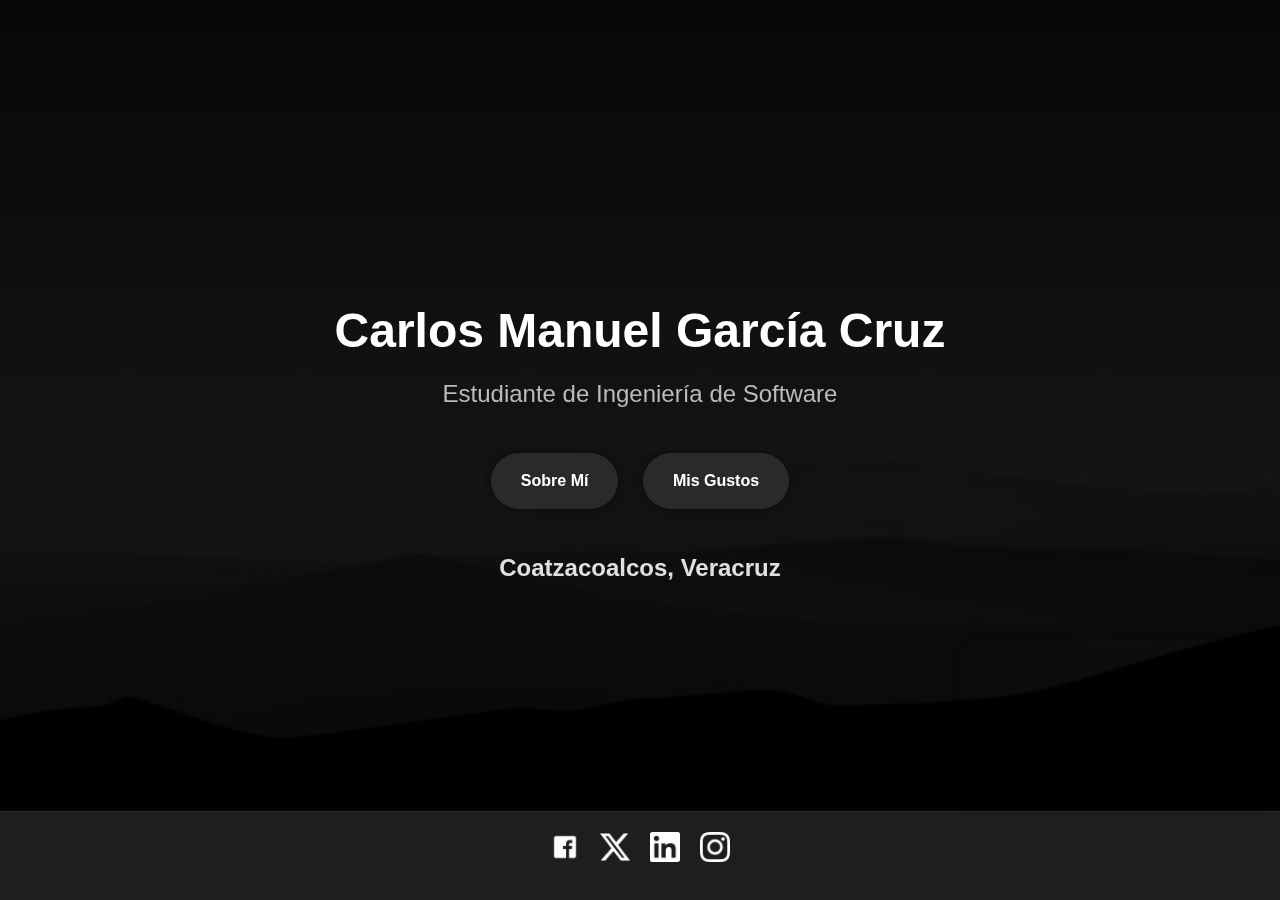
<file: index.html>
<!DOCTYPE html>
<html lang="es">
<head>
    <meta charset="UTF-8">
    <meta name="viewport" content="width=device-width, initial-scale=1.0">
    <title>Carlos Manuel García Cruz</title>
    <link rel="stylesheet" href="css/style.css">
    <link rel="stylesheet" href="css/style.css"> </head>
<body>
    <div id="music-player">
        <iframe style="border-radius:12px; width:100%; border:none;" src="https://open.spotify.com/embed/playlist/5MhHoAcDvtJO8QQ7S7y4Z8" height="152" allow="autoplay; clipboard-write; encrypted-media; fullscreen; picture-in-picture" loading="lazy"></iframe>
    </div>

    <footer>
        <div class="social-icons">
            <a href="https://www.facebook.com/profile.php?id=100025576123502&locale=es_LA" target="_blank">
                <img src="imagenes/facebook.png" alt="Facebook">
            </a>
            <a href="https://x.com/manugc316" target="_blank">
                <img src="imagenes/x.png" alt="X">
            </a>
            <a href="https://www.linkedin.com/in/carlos-manuel-garc%C3%ADa-cruz-780b1425b/" target="_blank">
                <img src="imagenes/linkedin.png" alt="LinkedIn">
            </a>
            <a href="https://www.instagram.com/manugc316?igsh=MWlibTQxd2I3bTNjaw==" target="_blank">
                <img src="imagenes/instagram.png" alt="Instagram">
            </a>
        </div>
    </footer>

    <div id="intro-screen" class="screen visible">
        <div class="main-content">
            <header>
                <h1>Carlos Manuel García Cruz</h1>
                <p>Estudiante de Ingeniería de Software</p>
            </header>
            <div class="container">
                <div class="buttons">
                    <a href="sobremi.html" class="btn">Sobre Mí</a>
                    <a href="gustos.html" class="btn">Mis Gustos</a>
                </div>
            </div>
            
            <div class="info-container">
                <h2>Coatzacoalcos, Veracruz</h2>
                <div id="datetime"></div>
            </div>

        </div>
    </div>
    <script src="js/script.js"></script>
</body>
</html>
</file>
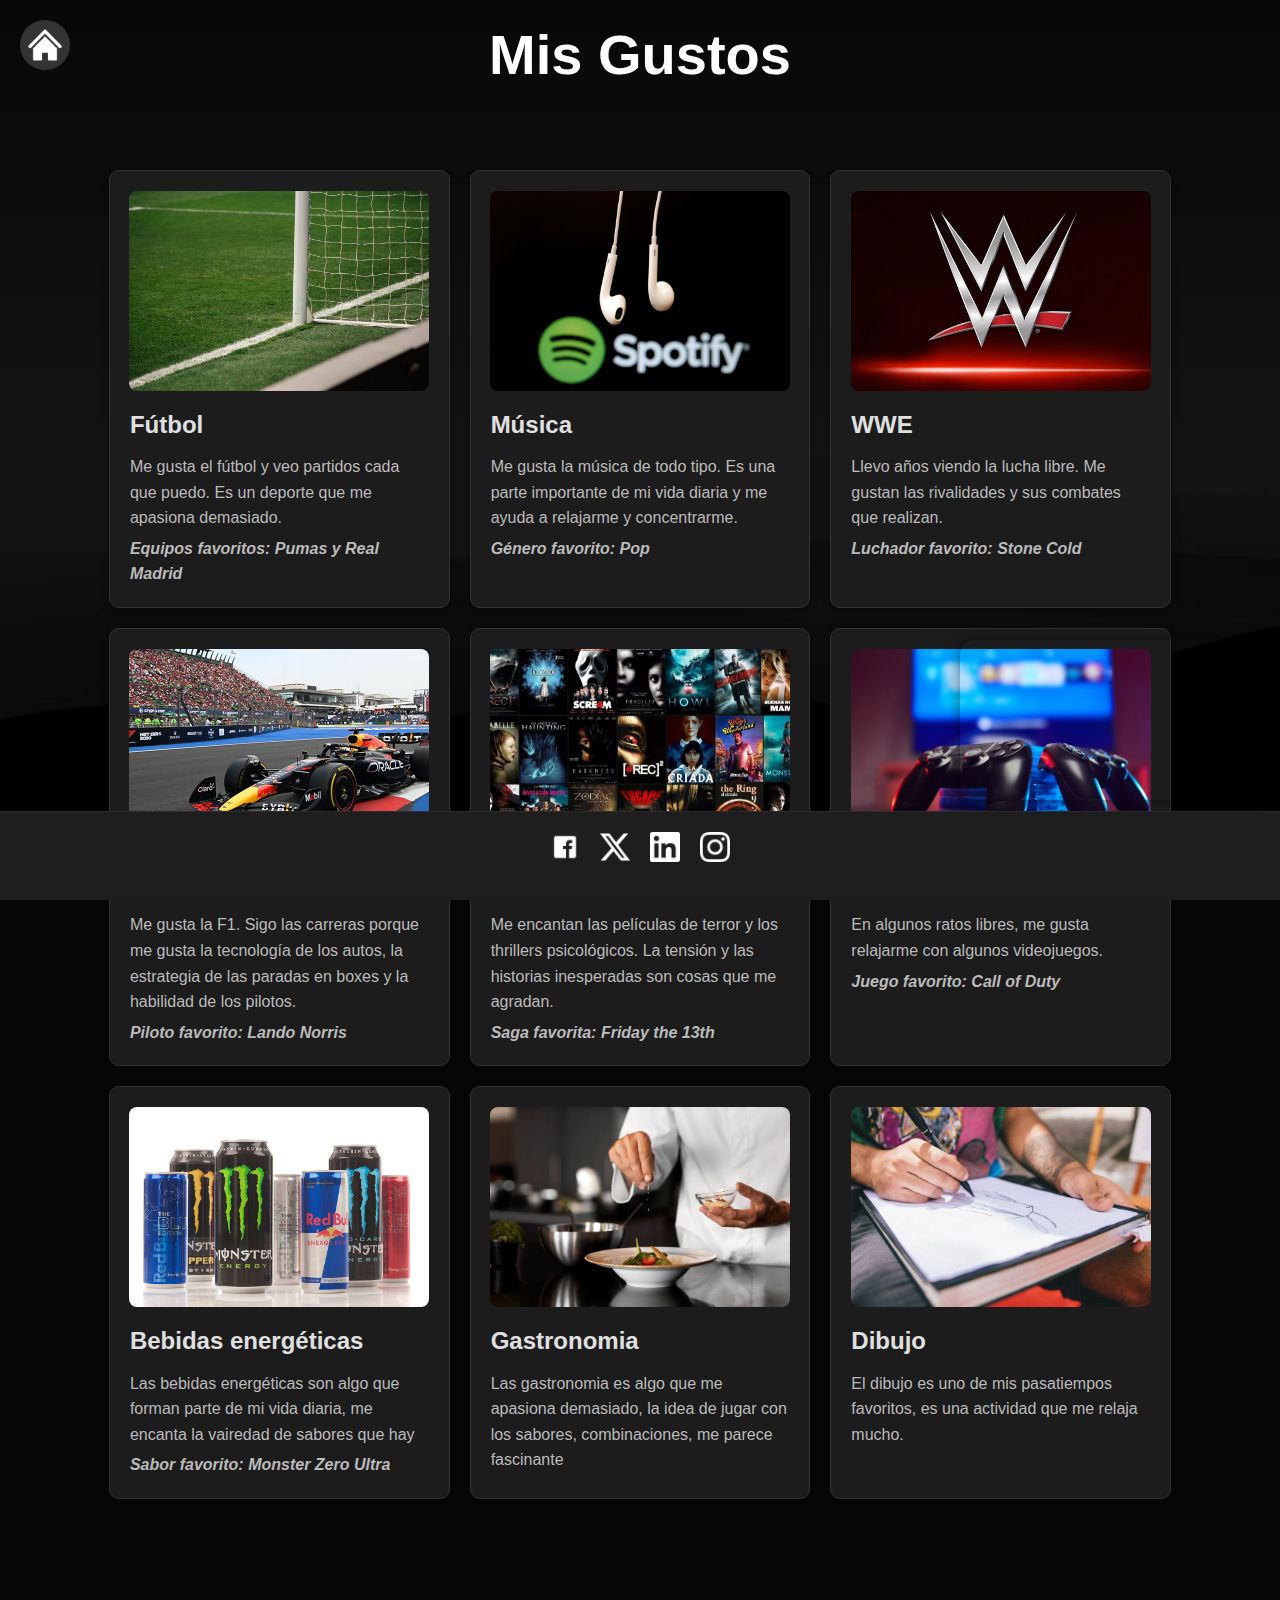
<file: gustos.html>
<!DOCTYPE html>
<html lang="es">
<head>
    <meta charset="UTF-8">
    <meta name="viewport" content="width=device-width, initial-scale=1.0">
    <title>Mis Gustos</title>
    <link rel="stylesheet" href="css/style.css">
</head>
<body>
    <div id="music-player">
        <iframe style="border-radius:12px" src="https://open.spotify.com/embed/playlist/5MhHoAcDvtJO8QQ7S7y4Z8" width="100%" height="152" frameBorder="0" allowfullscreen="" allow="autoplay; clipboard-write; encrypted-media; fullscreen; picture-in-picture" loading="lazy"></iframe>
    </div>

    <footer>
        <div class="social-icons">
            <a href="https://www.facebook.com/profile.php?id=100025576123502&locale=es_LA" target="_blank">
                <img src="imagenes/facebook.png" alt="Facebook">
            </a>
            <a href="https://x.com/manugc316" target="_blank">
                <img src="imagenes/x.png" alt="X">
            </a>
            <a href="https://www.linkedin.com/in/carlos-manuel-garc%C3%ADa-cruz-780b1425b/" target="_blank">
                <img src="imagenes/linkedin.png" alt="LinkedIn">
            </a>
            <a href="https://www.instagram.com/manugc316?igsh=MWlibTQxd2I3bTNjaw==" target="_blank">
                <img src="imagenes/instagram.png" alt="Instagram">
            </a>
        </div>
    </footer>

    <div id="hobbies" class="screen visible top-aligned">
        <a href="index.html" class="home-icon">
            <img src="imagenes/home.png" alt="Inicio">
        </a>
        <h2 class="section-title">Mis Gustos</h2>
        <div class="scroll-container">
            <div class="content-container">
                <div class="hobbies-grid">
                    <a href="html/futbol.html" class="hobby-card">
                        <img src="imagenes/futbol.jpg" alt="Cancha de fútbol" class="hobby-image">
                        <div class="hobby-text">
                            <h3>Fútbol</h3>
                            <p>Me gusta el fútbol y veo partidos cada que puedo. Es un deporte que me apasiona demasiado.</p>
                            <p class="favorite-item">Equipos favoritos: Pumas y Real Madrid</p>
                        </div>
                    </a>
                    <a href="html/musica.html" class="hobby-card">
                        <img src="imagenes/musica.jpg" alt="Auriculares y nota musical" class="hobby-image">
                        <div class="hobby-text">
                            <h3>Música</h3>
                            <p>Me gusta la música de todo tipo. Es una parte importante de mi vida diaria y me ayuda a relajarme y concentrarme.</p>
                            <p class="favorite-item">Género favorito: Pop</p>
                        </div>
                    </a>
                    <a href="html/wwe.html" class="hobby-card">
                        <img src="imagenes/wwe.jpg" alt="Logo de la WWE" class="hobby-image">
                        <div class="hobby-text">
                            <h3>WWE</h3>
                            <p>Llevo años viendo la lucha libre. Me gustan las rivalidades y sus combates que realizan.</p>
                            <p class="favorite-item">Luchador favorito: Stone Cold</p>
                        </div>
                    </a>
                    <a href="html/f1.html" class="hobby-card">
                        <img src="imagenes/f1.jpg" alt="Monoplaza de Fórmula 1" class="hobby-image">
                        <div class="hobby-text">
                            <h3>Fórmula 1</h3>
                            <p>Me gusta la F1. Sigo las carreras porque me gusta la tecnología de los autos, la estrategia de las paradas en boxes y la habilidad de los pilotos.</p>
                            <p class="favorite-item">Piloto favorito: Lando Norris</p>
                        </div>
                    </a>
                    <a href="html/terror.html" class="hobby-card">
                        <img src="imagenes/terror.jpg" alt="Película de terror" class="hobby-image">
                        <div class="hobby-text">
                            <h3>Películas de Terror</h3>
                            <p>Me encantan las películas de terror y los thrillers psicológicos. La tensión y las historias inesperadas son cosas que me agradan.</p>
                            <p class="favorite-item">Saga favorita: Friday the 13th</p>
                        </div>
                    </a>
                    <a href="html/videojuegos.html" class="hobby-card">
                        <img src="imagenes/videojuegos.jpg" alt="Mando de videojuego" class="hobby-image">
                        <div class="hobby-text">
                            <h3>Videojuegos</h3>
                            <p>En algunos ratos libres, me gusta relajarme con algunos videojuegos.</p>
                            <p class="favorite-item">Juego favorito: Call of Duty</p>
                        </div>
                    </a>
                    <a href="html/monster.html" class="hobby-card">
                        <img src="imagenes/energeticas.jpg" alt="Bebidas energeticas" class="hobby-image">
                        <div class="hobby-text">
                            <h3>Bebidas energéticas</h3>
                            <p>Las bebidas energéticas son algo que forman parte de mi vida diaria, me encanta la vairedad de sabores que hay</p>
                            <p class="favorite-item">Sabor favorito: Monster Zero Ultra</p>
                        </div>
                    </a>
                    <a href="html/gastronomia.html" class="hobby-card">
                        <img src="imagenes/gastro.jpg" alt="Gastronomia" class="hobby-image">
                        <div class="hobby-text">
                            <h3>Gastronomia</h3>
                            <p>Las gastronomia es algo que me apasiona demasiado, la idea de jugar con los sabores, combinaciones, me parece fascinante</p>
                        </div>
                    </a>
                    <a href="html/dibujo.html" class="hobby-card">
                        <img src="imagenes/dibujo.jpg" alt="Dibujo" class="hobby-image">
                        <div class="hobby-text">
                            <h3>Dibujo</h3>
                            <p>El dibujo es uno de mis pasatiempos favoritos, es una actividad que me relaja mucho.</p>
                        </div>
                    </a>
                </div>
            </div>
        </div>
    </div>
</body>
</html>
</file>
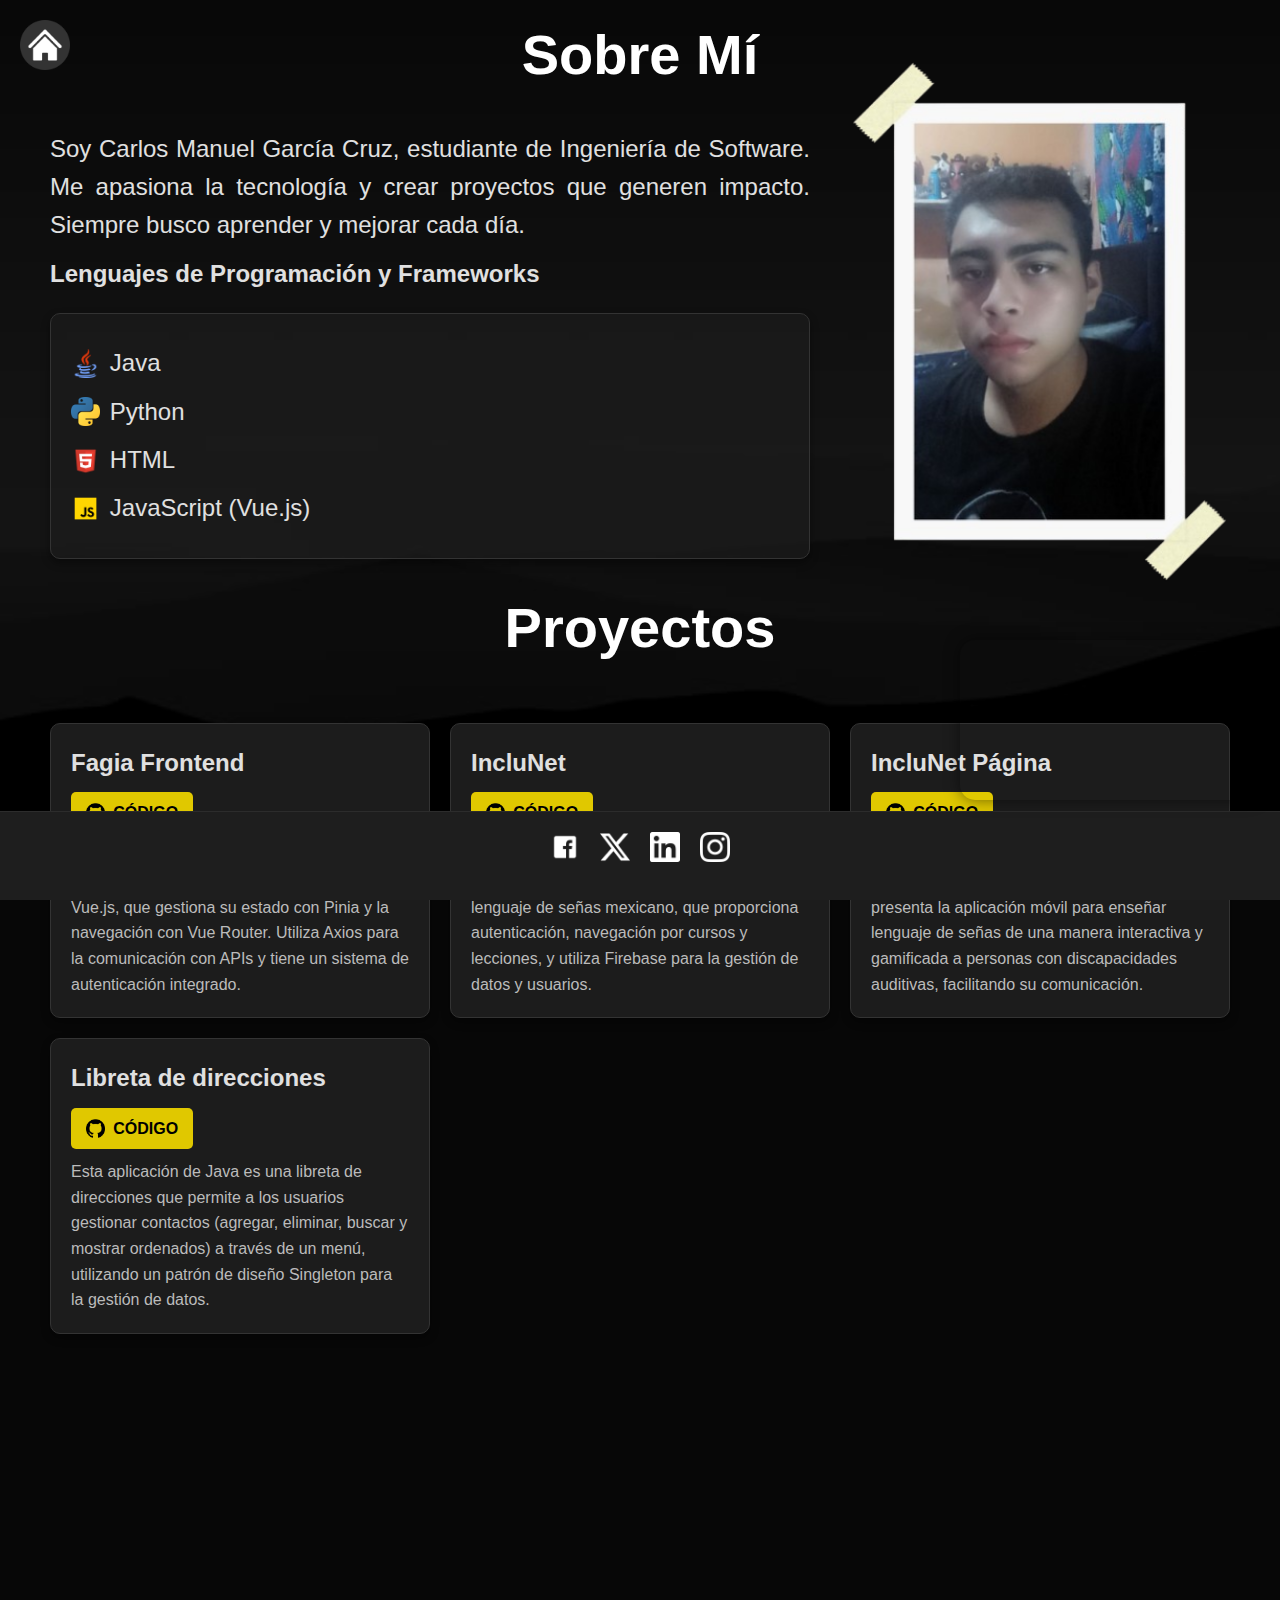
<file: sobremi.html>
<!DOCTYPE html>
<html lang="es">
<head>
    <meta charset="UTF-8">
    <meta name="viewport" content="width=device-width, initial-scale=1.0">
    <title>Sobre Mí</title>
    <link rel="stylesheet" href="css/style.css">
</head>
<body>
    <div id="music-player">
        <iframe style="border-radius:12px" src="https://open.spotify.com/embed/playlist/5MhHoAcDvtJO8QQ7S7y4Z8" width="100%" height="152" frameBorder="0" allowfullscreen="" allow="autoplay; clipboard-write; encrypted-media; fullscreen; picture-in-picture" loading="lazy"></iframe>
    </div>

    <footer>
        <div class="social-icons">
            <a href="https://www.facebook.com/profile.php?id=100025576123502&locale=es_LA" target="_blank">
                <img src="imagenes/facebook.png" alt="Facebook">
            </a>
            <a href="https://x.com/manugc316" target="_blank">
                <img src="imagenes/x.png" alt="X">
            </a>
            <a href="https://www.linkedin.com/in/carlos-manuel-garc%C3%ADa-cruz-780b1425b/" target="_blank">
                <img src="imagenes/linkedin.png" alt="LinkedIn">
            </a>
            <a href="https://www.instagram.com/manugc316?igsh=MWlibTQxd2I3bTNjaw==" target="_blank">
                <img src="imagenes/instagram.png" alt="Instagram">
            </a>
        </div>
    </footer>

    <div id="about-me" class="screen visible top-aligned">
        <a href="index.html" class="home-icon">
            <img src="imagenes/home.png" alt="Inicio">
        </a>
        <h2 class="section-title">Sobre Mí</h2>
        <div class="scroll-container">
            <div class="content-container">
                <div class="about-me-content">
                    <div class="about-me-text">
                        <p>Soy Carlos Manuel García Cruz, estudiante de Ingeniería de Software. Me apasiona la tecnología y crear proyectos que generen impacto. Siempre busco aprender y mejorar cada día.</p>
                        <h3>Lenguajes de Programación y Frameworks</h3>
                        <div class="tech-card">
                            <ul class="language-list">
                                <li><img src="imagenes/java.png" alt="Logo de Java"> Java</li>
                                <li><img src="imagenes/python.png" alt="Logo de Python"> Python</li>
                                <li><img src="imagenes/html.png" alt="Logo de HTML"> HTML</li>
                                <li><img src="imagenes/javascript.png" alt="Logo de JavaScript"> JavaScript (Vue.js)</li>
                            </ul>
                        </div>
                    </div>
                    <div class="about-me-image">
                        <img src="imagenes/yo.png" alt="Carlos Manuel García Cruz">
                    </div>
                </div>
            </div>
            
            <h2 class="section-title">Proyectos</h2>
            <div class="projects-grid">
                <div class="project-card">
                    <h3>Fagia Frontend</h3>
                    <a href="https://github.com/Manu316/Fagia" class="code-btn" target="_blank">
                        <img src="imagenes/github.png" alt="GitHub Logo">CÓDIGO
                    </a>
                    <p>Este proyecto es un frontend desarrollado con Vue.js, que gestiona su estado con Pinia y la navegación con Vue Router. Utiliza Axios para la comunicación con APIs y tiene un sistema de autenticación integrado.</p>
                </div>
                <div class="project-card">
                    <h3>IncluNet</h3>
                    <a href="https://github.com/Manu316/IncuNet-Anfeca" class="code-btn" target="_blank">
                        <img src="imagenes/github.png" alt="GitHub Logo">CÓDIGO
                    </a>
                    <p>Este proyecto es una aplicación móvil para Android en Kotlin para el aprendizaje del lenguaje de señas mexicano, que proporciona autenticación, navegación por cursos y lecciones, y utiliza Firebase para la gestión de datos y usuarios.</p>
                </div>
                <div class="project-card">
                    <h3>IncluNet Página</h3>
                    <a href="https://github.com/Manu316/inclunet-pagina" class="code-btn" target="_blank">
                        <img src="imagenes/github.png" alt="GitHub Logo">CÓDIGO
                    </a>
                    <p>Complemento de IncluNet. Sitio web que presenta la aplicación móvil para enseñar lenguaje de señas de una manera interactiva y gamificada a personas con discapacidades auditivas, facilitando su comunicación.</p>
                </div>
                <div class="project-card">
                    <h3>Libreta de direcciones</h3>
                    <a href="https://github.com/Manu316/GarciaCruz_LibretaDirecciones" class="code-btn" target="_blank">
                        <img src="imagenes/github.png" alt="GitHub Logo">CÓDIGO
                    </a>
                    <p>Esta aplicación de Java es una libreta de direcciones que permite a los usuarios gestionar contactos (agregar, eliminar, buscar y mostrar ordenados) a través de un menú, utilizando un patrón de diseño Singleton para la gestión de datos.</p>
                </div>
            </div>
        </div>
    </div>
</body>
</html>
</file>
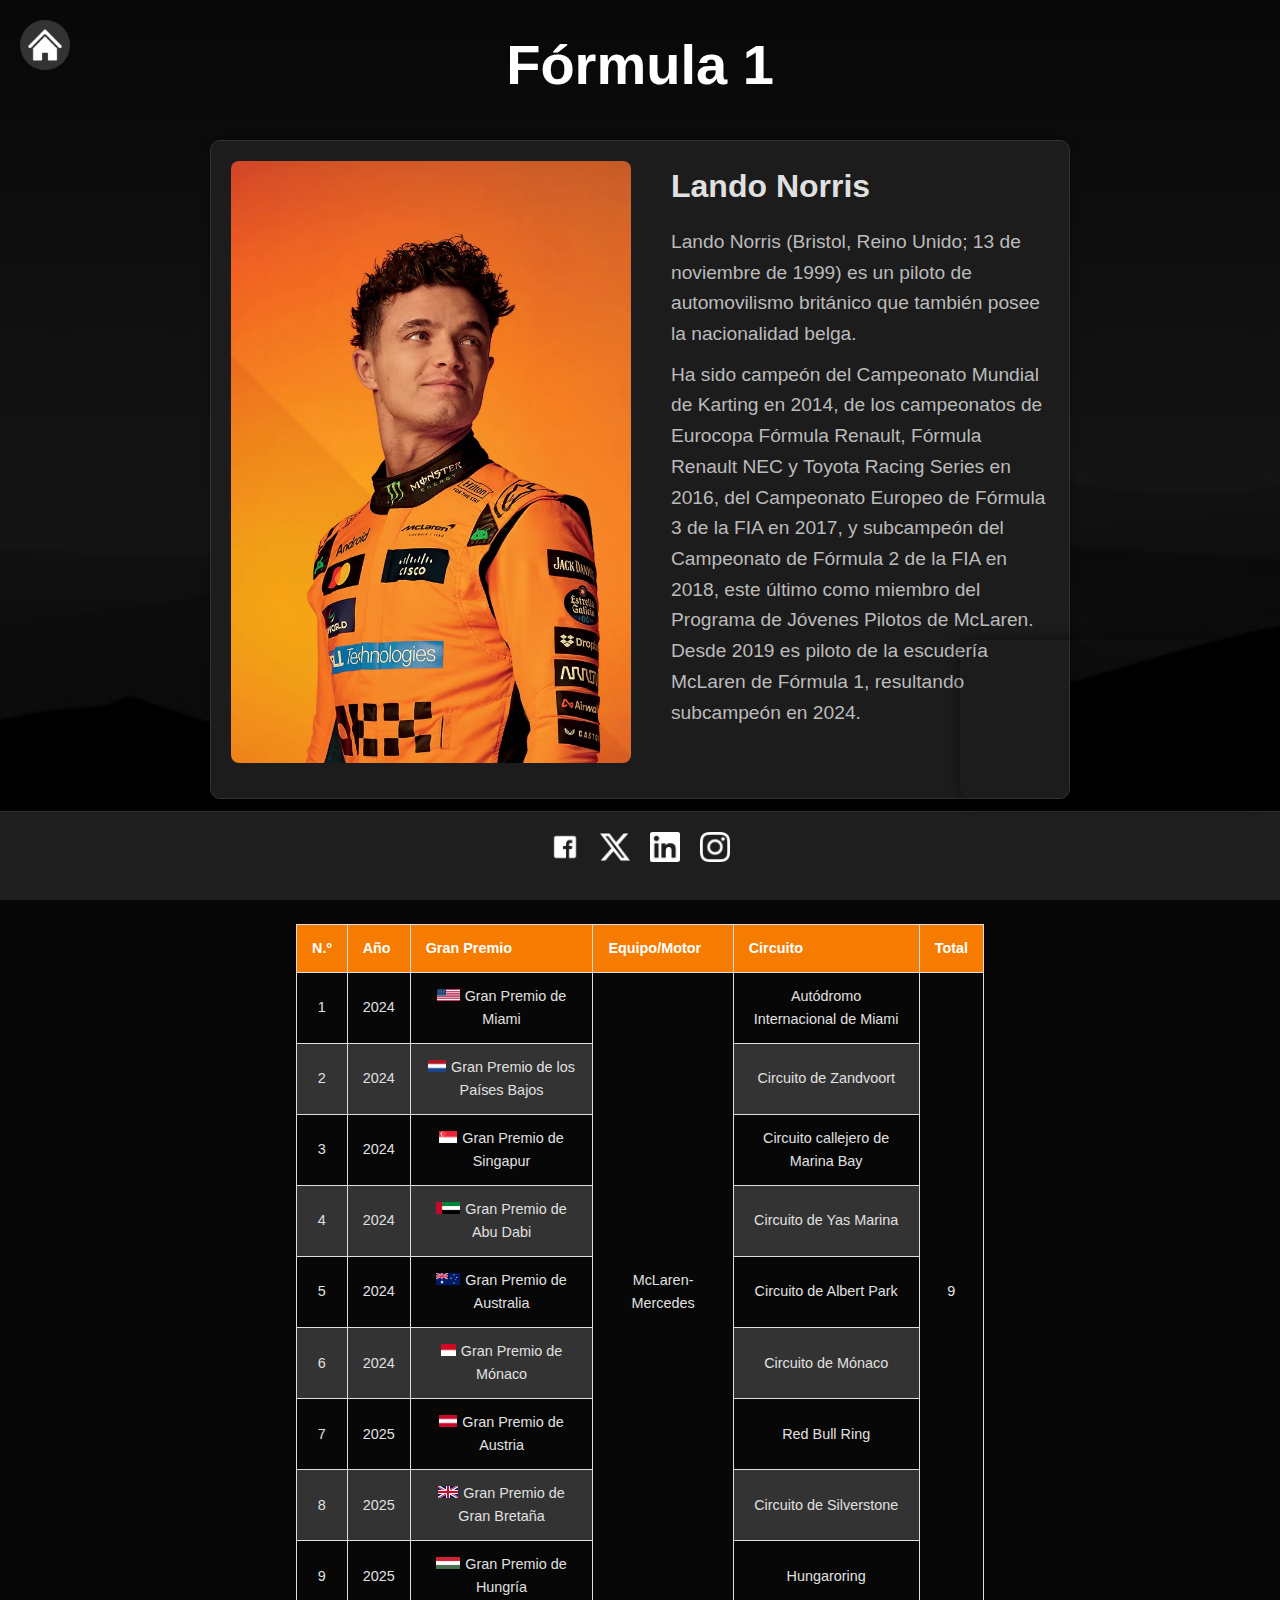
<file: html/f1.html>
<!DOCTYPE html>
<html lang="es">
<head>
    <meta charset="UTF-8">
    <meta name="viewport" content="width=device-width, initial-scale=1.0">
    <title>Mi Gusto: Fórmula 1</title>
    <link rel="stylesheet" href="../css/style.css">
    <style>
        /* Estilos para la tabla */
        .styled-table {
            border-collapse: collapse;
            margin: 25px auto;
            font-size: 0.9em;
            font-family: sans-serif;
            min-width: 400px;
            box-shadow: 0 0 20px rgba(0, 0, 0, 0.15);
            width: 80%;
        }

        .styled-table thead tr {
            background-color: #f57c00;
            color: #ffffff;
            text-align: left;
        }

        .styled-table th,
        .styled-table td {
            padding: 12px 15px;
            border: 1px solid #ddd;
        }

        .styled-table tbody tr {
            border-bottom: 1px solid #dddddd;
        }

        .styled-table tbody tr:nth-of-type(even) {
            background-color: #333333;
        }

        .styled-table tbody tr:last-of-type {
            border-bottom: 2px solid #f57c00;
        }
    </style>
</head>
<body>
    <a href="../index.html" class="home-icon">
        <img src="../imagenes/home.png" alt="Inicio">
    </a>

    <div class="hobby-detail-screen">
        <h2 class="section-title">Fórmula 1</h2>
        <div class="detail-container">
            <img src="../imagenes/lando.jpg" alt="Lando Norris" class="detail-image">
            <div class="detail-text">
                <h3>Lando Norris</h3>
                <p>Lando Norris (Bristol, Reino Unido; 13 de noviembre de 1999) es un piloto de automovilismo británico que también posee la nacionalidad belga.</p>
                <p>Ha sido campeón del Campeonato Mundial de Karting en 2014, de los campeonatos de Eurocopa Fórmula Renault, Fórmula Renault NEC y Toyota Racing Series en 2016, del Campeonato Europeo de Fórmula 3 de la FIA en 2017, y subcampeón del Campeonato de Fórmula 2 de la FIA en 2018, este último como miembro del Programa de Jóvenes Pilotos de McLaren. Desde 2019 es piloto de la escudería McLaren de Fórmula 1, resultando subcampeón en 2024.</p>
            </div>
        </div>
        
        <h3 class="section-title">Victorias</h3>
        <table class="styled-table">
            <thead>
                <tr>
                    <th>N.º</th>
                    <th>Año</th>
                    <th>Gran Premio</th>
                    <th>Equipo/Motor</th>
                    <th>Circuito</th>
                    <th>Total</th>
                </tr>
            </thead>
            <tbody>
                <tr>
                    <td>1</td>
                    <td>2024</td>
                    <td><img src="../imagenes/miami.png" alt="Bandera de Miami" style="height: 12px; margin-right: 5px;">Gran Premio de Miami</td>
                    <td rowspan="9">McLaren-Mercedes</td>
                    <td>Autódromo Internacional de Miami</td>
                    <td rowspan="9">9</td>
                </tr>
                <tr>
                    <td>2</td>
                    <td>2024</td>
                    <td><img src="../imagenes/paises_bajos.png" alt="Bandera de Países Bajos" style="height: 12px; margin-right: 5px;">Gran Premio de los Países Bajos</td>
                    <td>Circuito de Zandvoort</td>
                </tr>
                <tr>
                    <td>3</td>
                    <td>2024</td>
                    <td><img src="../imagenes/singapur.png" alt="Bandera de Singapur" style="height: 12px; margin-right: 5px;">Gran Premio de Singapur</td>
                    <td>Circuito callejero de Marina Bay</td>
                </tr>
                <tr>
                    <td>4</td>
                    <td>2024</td>
                    <td><img src="../imagenes/abuDabi.png" alt="Bandera de Abu Dabi" style="height: 12px; margin-right: 5px;">Gran Premio de Abu Dabi</td>
                    <td>Circuito de Yas Marina</td>
                </tr>
                <tr>
                    <td>5</td>
                    <td>2024</td>
                    <td><img src="../imagenes/australia.png" alt="Bandera de Australia" style="height: 12px; margin-right: 5px;">Gran Premio de Australia</td>
                    <td>Circuito de Albert Park</td>
                </tr>
                <tr>
                    <td>6</td>
                    <td>2024</td>
                    <td><img src="../imagenes/monaco.png" alt="Bandera de Mónaco" style="height: 12px; margin-right: 5px;">Gran Premio de Mónaco</td>
                    <td>Circuito de Mónaco</td>
                </tr>
                <tr>
                    <td>7</td>
                    <td>2025</td>
                    <td><img src="../imagenes/austria.png" alt="Bandera de Austria" style="height: 12px; margin-right: 5px;">Gran Premio de Austria</td>
                    <td>Red Bull Ring</td>
                </tr>
                <tr>
                    <td>8</td>
                    <td>2025</td>
                    <td><img src="../imagenes/bretaña.png" alt="Bandera de Gran Bretaña" style="height: 12px; margin-right: 5px;">Gran Premio de Gran Bretaña</td>
                    <td>Circuito de Silverstone</td>
                </tr>
                <tr>
                    <td>9</td>
                    <td>2025</td>
                    <td><img src="../imagenes/hungria.png" alt="Bandera de Hungría" style="height: 12px; margin-right: 5px;">Gran Premio de Hungría</td>
                    <td>Hungaroring</td>
                </tr>
            </tbody>
        </table>
    </div>

    <div id="music-player">
        <iframe style="border-radius:12px" src="https://open.spotify.com/embed/playlist/286L0KkE3PwMWvJzxwe70l" width="100%" height="152" frameBorder="0" allowfullscreen="" allow="autoplay; clipboard-write; encrypted-media; fullscreen; picture-in-picture" loading="lazy"></iframe>
    </div>

    <footer>
        <div class="social-icons">
            <a href="https://www.facebook.com/profile.php?id=100025576123502&locale=es_LA" target="_blank">
                <img src="../imagenes/facebook.png" alt="Facebook">
            </a>
            <a href="https://x.com/manugc316" target="_blank">
                <img src="../imagenes/x.png" alt="X">
            </a>
            <a href="https://www.linkedin.com/in/carlos-manuel-garc%C3%ADa-cruz-780b1425b/" target="_blank">
                <img src="../imagenes/linkedin.png" alt="LinkedIn">
            </a>
            <a href="https://www.instagram.com/manugc316?igsh=MWlibTQxd2I3bTNjaw==" target="_blank">
                <img src="../imagenes/instagram.png" alt="Instagram">
            </a>
        </div>
    </footer>
</body>
</html>
</file>
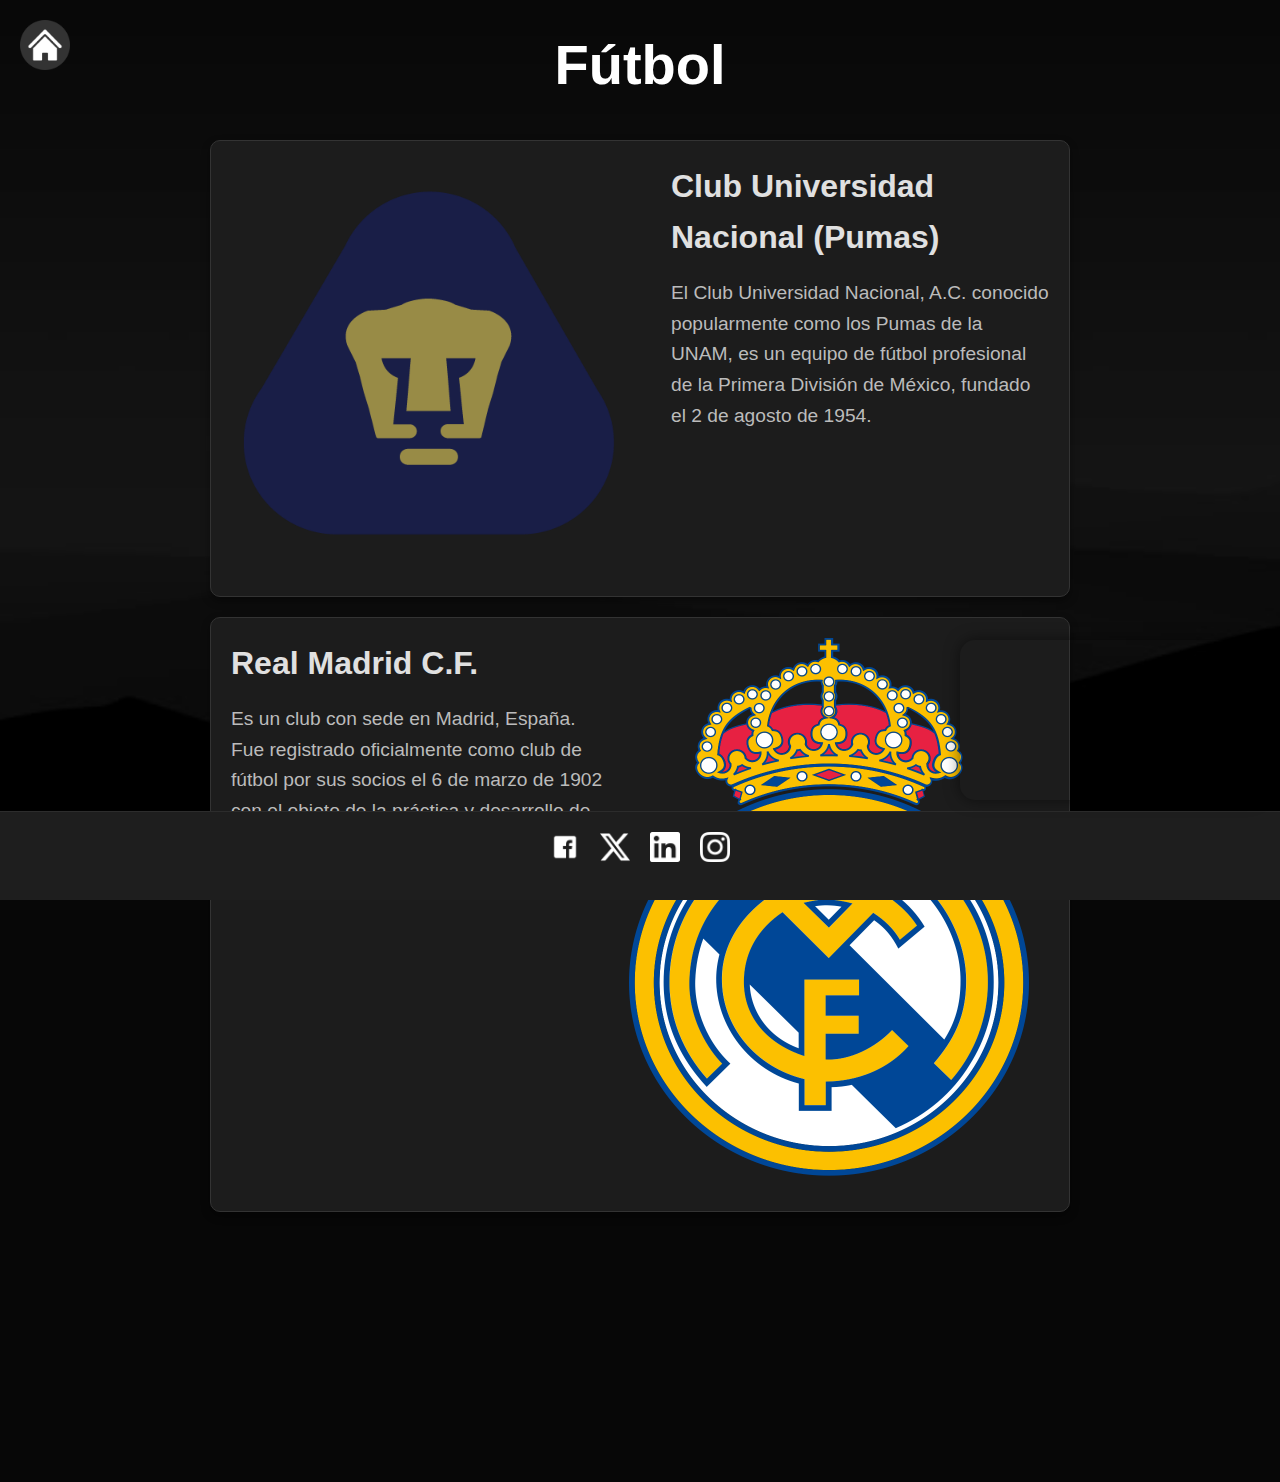
<file: html/futbol.html>
<!DOCTYPE html>
<html lang="es">
<head>
    <meta charset="UTF-8">
    <meta name="viewport" content="width=device-width, initial-scale=1.0">
    <title>Mi Gusto: Fútbol</title>
    <link rel="stylesheet" href="../css/style.css">
</head>
<body>
    <a href="../index.html" class="home-icon">
        <img src="../imagenes/home.png" alt="Inicio">
    </a>

    <div class="hobby-detail-screen">
        <h2 class="section-title">Fútbol</h2>

        <div class="detail-container">
            <img src="../imagenes/pumas.png" alt="Escudo de los Pumas" class="detail-image">
            <div class="detail-text">
                <h3>Club Universidad Nacional (Pumas)</h3>
                <p>El Club Universidad Nacional, A.C. conocido popularmente como los Pumas de la UNAM, es un equipo de fútbol profesional de la Primera División de México, fundado el 2 de agosto de 1954.</p>
            </div>
        </div>

        <div class="detail-container" style="flex-direction: row-reverse;">
            <img src="../imagenes/real_madrid.png" alt="Escudo del Real Madrid" class="detail-image">
            <div class="detail-text">
                <h3>Real Madrid C.F.</h3>
                <p>Es un club con sede en Madrid, España. Fue registrado oficialmente como club de fútbol por sus socios el 6 de marzo de 1902 con el objeto de la práctica y desarrollo de este deporte.</p>
            </div>
        </div>
    </div>
    
    <div id="music-player">
        <iframe style="border-radius:12px" src="https://open.spotify.com/embed/playlist/5DJXbnNtrk7tYG3b1ce2aN" width="100%" height="152" frameBorder="0" allowfullscreen="" allow="autoplay; clipboard-write; encrypted-media; fullscreen; picture-in-picture" loading="lazy"></iframe>
    </div>

    <footer>
        <div class="social-icons">
            <a href="https://www.facebook.com/profile.php?id=100025576123502&locale=es_LA" target="_blank">
                <img src="../imagenes/facebook.png" alt="Facebook">
            </a>
            <a href="https://x.com/manugc316" target="_blank">
                <img src="../imagenes/x.png" alt="X">
            </a>
            <a href="https://www.linkedin.com/in/carlos-manuel-garc%C3%ADa-cruz-780b1425b/" target="_blank">
                <img src="../imagenes/linkedin.png" alt="LinkedIn">
            </a>
            <a href="https://www.instagram.com/manugc316?igsh=MWlibTQxd2I3bTNjaw==" target="_blank">
                <img src="../imagenes/instagram.png" alt="Instagram">
            </a>
        </div>
    </footer>
</body>
</html>
</file>
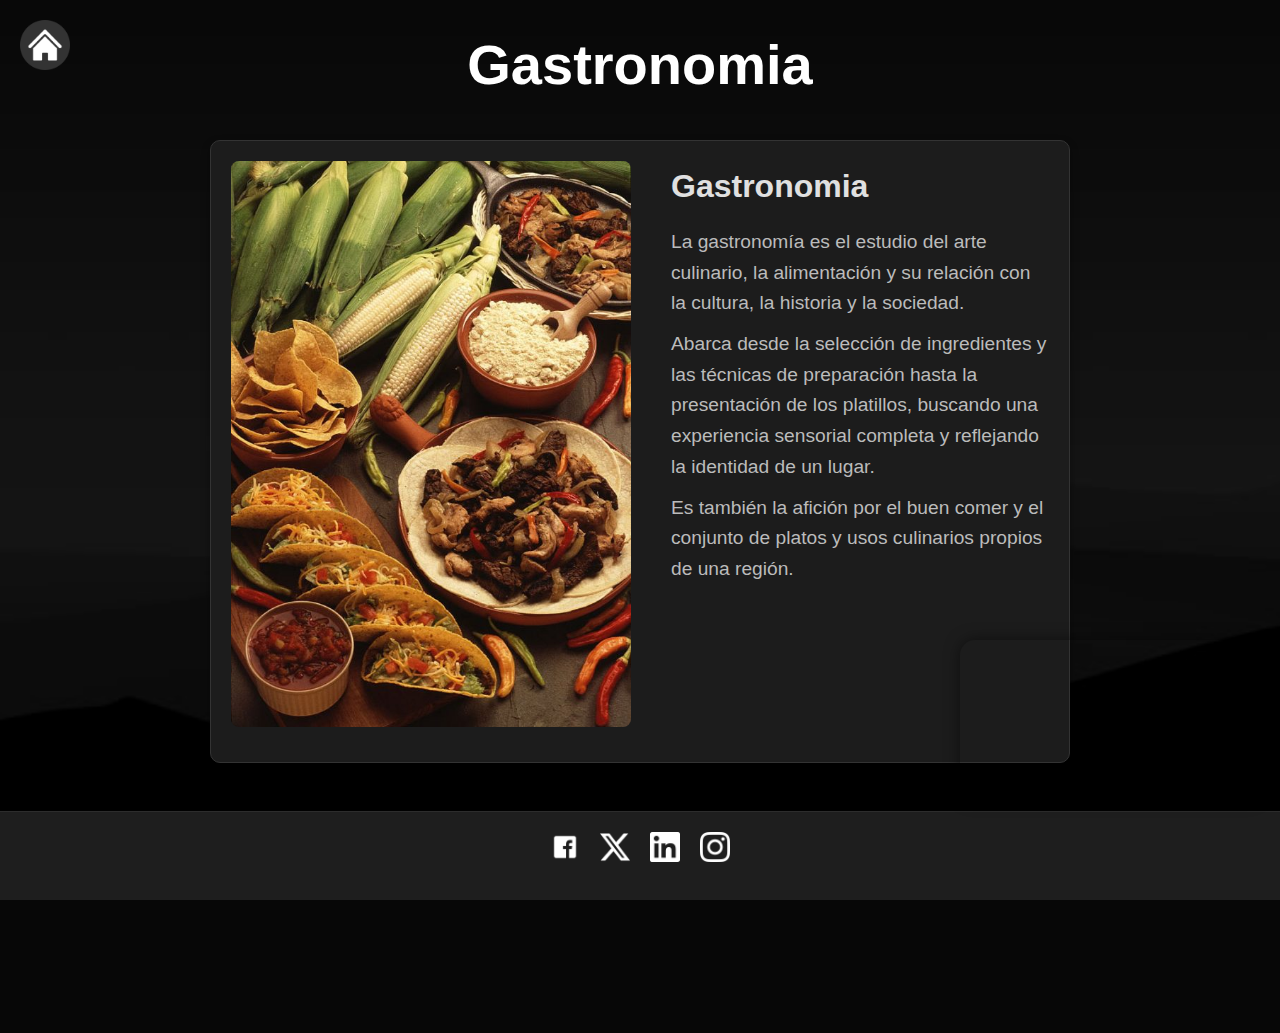
<file: html/gastronomia.html>
<!DOCTYPE html>
<html lang="es">
<head>
    <meta charset="UTF-8">
    <meta name="viewport" content="width=device-width, initial-scale=1.0">
    <title>Mi Gusto: Gastronomia</title>
    <link rel="stylesheet" href="../css/style.css">
</head>
<body>
    <a href="../index.html" class="home-icon">
        <img src="../imagenes/home.png" alt="Inicio">
    </a>
    <div class="hobby-detail-screen">
        <h2 class="section-title">Gastronomia</h2>

        <div class="detail-container">
            <img src="../imagenes/gastronomia.jpg" alt="gastronomia" class="detail-image">
            <div class="detail-text">
                <h3>Gastronomia</h3>
                <p>La gastronomía es el estudio del arte culinario, la alimentación y su relación con la cultura, la historia y la sociedad. </p>
                <p>Abarca desde la selección de ingredientes y las técnicas de preparación hasta la presentación de los platillos, buscando una experiencia sensorial completa y reflejando la identidad de un lugar. </p>
                <p>Es también la afición por el buen comer y el conjunto de platos y usos culinarios propios de una región. </p>
            </div>
        </div>
    </div>
    
    <div id="music-player">
        <iframe style="border-radius:12px" src="https://open.spotify.com/embed/playlist/2wXcoMxk6fKzI0ugHbIoe9" width="100%" height="152" frameBorder="0" allowfullscreen="" allow="autoplay; clipboard-write; encrypted-media; fullscreen; picture-in-picture" loading="lazy"></iframe>
    </div>

    <footer>
        <div class="social-icons">
            <a href="https://www.facebook.com/profile.php?id=100025576123502&locale=es_LA" target="_blank">
                <img src="../imagenes/facebook.png" alt="Facebook">
            </a>
            <a href="https://x.com/manugc316" target="_blank">
                <img src="../imagenes/x.png" alt="X">
            </a>
            <a href="https://www.linkedin.com/in/carlos-manuel-garc%C3%ADa-cruz-780b1425b/" target="_blank">
                <img src="../imagenes/linkedin.png" alt="LinkedIn">
            </a>
            <a href="https://www.instagram.com/manugc316?igsh=MWlibTQxd2I3bTNjaw==" target="_blank">
                <img src="../imagenes/instagram.png" alt="Instagram">
            </a>
        </div>
    </footer>
</body>
</html>
</file>
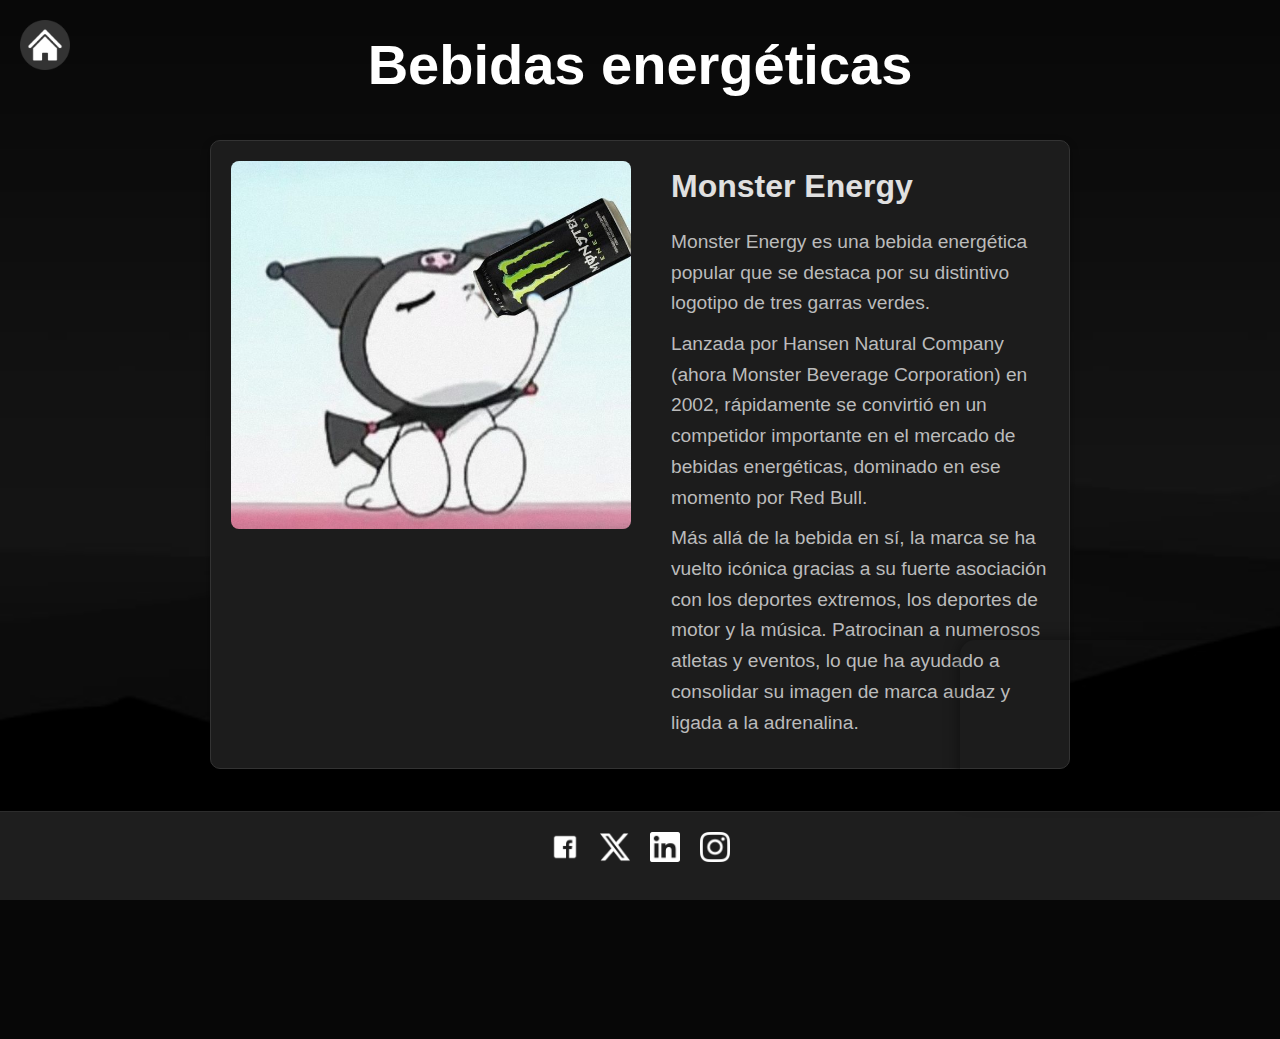
<file: html/monster.html>
<!DOCTYPE html>
<html lang="es">
<head>
    <meta charset="UTF-8">
    <meta name="viewport" content="width=device-width, initial-scale=1.0">
    <title>Mi Gusto: Monster Energy</title>
    <link rel="stylesheet" href="../css/style.css">
</head>
<body>
    <a href="../index.html" class="home-icon">
        <img src="../imagenes/home.png" alt="Inicio">
    </a>
    <div class="hobby-detail-screen">
        <h2 class="section-title">Bebidas energéticas</h2>

        <div class="detail-container">
            <img src="../imagenes/Kuromi_m.jpg" alt="Kuromi_monster" class="detail-image">
            <div class="detail-text">
                <h3>Monster Energy</h3>
                <p>Monster Energy es una bebida energética popular que se destaca por su distintivo logotipo de tres garras verdes. </p>
                <p>Lanzada por Hansen Natural Company (ahora Monster Beverage Corporation) en 2002, rápidamente se convirtió en un competidor importante en el mercado de bebidas energéticas, dominado en ese momento por Red Bull.</p>
                <p>Más allá de la bebida en sí, la marca se ha vuelto icónica gracias a su fuerte asociación con los deportes extremos, los deportes de motor y la música. Patrocinan a numerosos atletas y eventos, lo que ha ayudado a consolidar su imagen de marca audaz y ligada a la adrenalina.</p>
            </div>
        </div>
    </div>
    
    <div id="music-player">
        <iframe style="border-radius:12px" src="https://open.spotify.com/embed/playlist/2Q736ZJBEGiFcY8xWc7ZGb" width="100%" height="152" frameBorder="0" allowfullscreen="" allow="autoplay; clipboard-write; encrypted-media; fullscreen; picture-in-picture" loading="lazy"></iframe>
    </div>

    <footer>
        <div class="social-icons">
            <a href="https://www.facebook.com/profile.php?id=100025576123502&locale=es_LA" target="_blank">
                <img src="../imagenes/facebook.png" alt="Facebook">
            </a>
            <a href="https://x.com/manugc316" target="_blank">
                <img src="../imagenes/x.png" alt="X">
            </a>
            <a href="https://www.linkedin.com/in/carlos-manuel-garc%C3%ADa-cruz-780b1425b/" target="_blank">
                <img src="../imagenes/linkedin.png" alt="LinkedIn">
            </a>
            <a href="https://www.instagram.com/manugc316?igsh=MWlibTQxd2I3bTNjaw==" target="_blank">
                <img src="../imagenes/instagram.png" alt="Instagram">
            </a>
        </div>
    </footer>
</body>
</html>
</file>
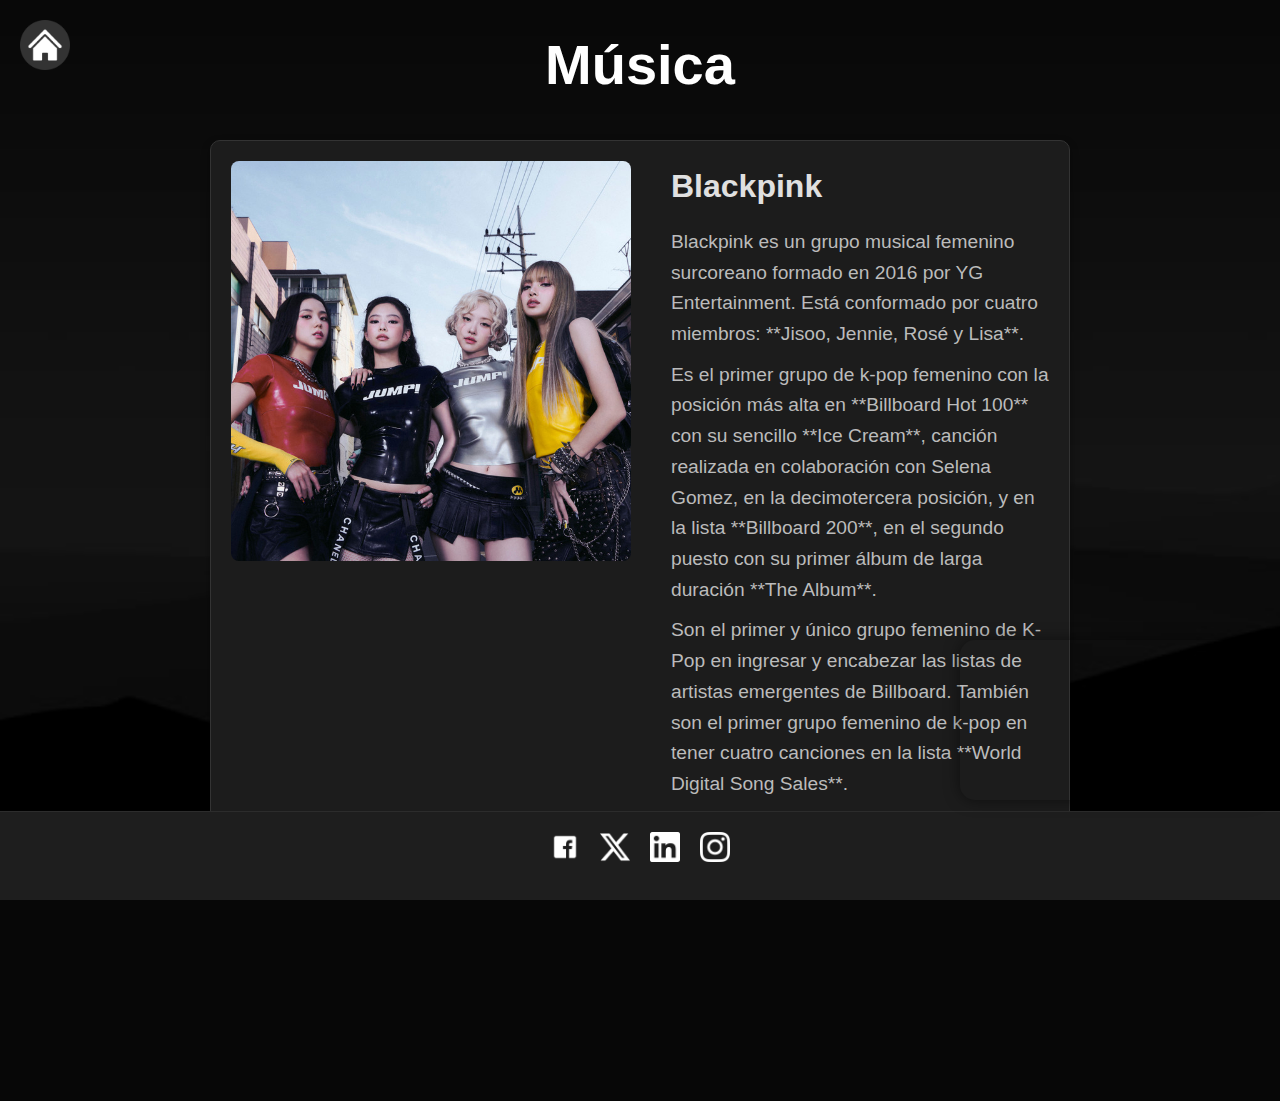
<file: html/musica.html>
<!DOCTYPE html>
<html lang="es">
<head>
    <meta charset="UTF-8">
    <meta name="viewport" content="width=device-width, initial-scale=1.0">
    <title>Mi Gusto: Música</title>
    <link rel="stylesheet" href="../css/style.css">
</head>
<body>
    <a href="../index.html" class="home-icon">
        <img src="../imagenes/home.png" alt="Inicio">
    </a>
    <div class="hobby-detail-screen">
        <h2 class="section-title">Música</h2>

        <div class="detail-container">
            <img src="../imagenes/blackpink.jpg" alt="Blackpink" class="detail-image">
            <div class="detail-text">
                <h3>Blackpink</h3>
                <p>Blackpink es un grupo musical femenino surcoreano formado en 2016 por YG Entertainment. Está conformado por cuatro miembros: **Jisoo, Jennie, Rosé y Lisa**.</p>
                <p>Es el primer grupo de k-pop femenino con la posición más alta en **Billboard Hot 100** con su sencillo **Ice Cream**, canción realizada en colaboración con Selena Gomez, en la decimotercera posición, y en la lista **Billboard 200**, en el segundo puesto con su primer álbum de larga duración **The Album**.</p>
                <p>Son el primer y único grupo femenino de K-Pop en ingresar y encabezar las listas de artistas emergentes de Billboard. También son el primer grupo femenino de k-pop en tener cuatro canciones en la lista **World Digital Song Sales**.</p>
            </div>
        </div>
    </div>
    
    <div id="music-player">
        <iframe style="border-radius:12px" src="https://open.spotify.com/embed/playlist/37i9dQZF1DX8kP0ioXjxIA" width="100%" height="152" frameBorder="0" allowfullscreen="" allow="autoplay; clipboard-write; encrypted-media; fullscreen; picture-in-picture" loading="lazy"></iframe>
    </div>

    <footer>
        <div class="social-icons">
            <a href="https://www.facebook.com/profile.php?id=100025576123502&locale=es_LA" target="_blank">
                <img src="../imagenes/facebook.png" alt="Facebook">
            </a>
            <a href="https://x.com/manugc316" target="_blank">
                <img src="../imagenes/x.png" alt="X">
            </a>
            <a href="https://www.linkedin.com/in/carlos-manuel-garc%C3%ADa-cruz-780b1425b/" target="_blank">
                <img src="../imagenes/linkedin.png" alt="LinkedIn">
            </a>
            <a href="https://www.instagram.com/manugc316?igsh=MWlibTQxd2I3bTNjaw==" target="_blank">
                <img src="../imagenes/instagram.png" alt="Instagram">
            </a>
        </div>
    </footer>
</body>
</html>
</file>
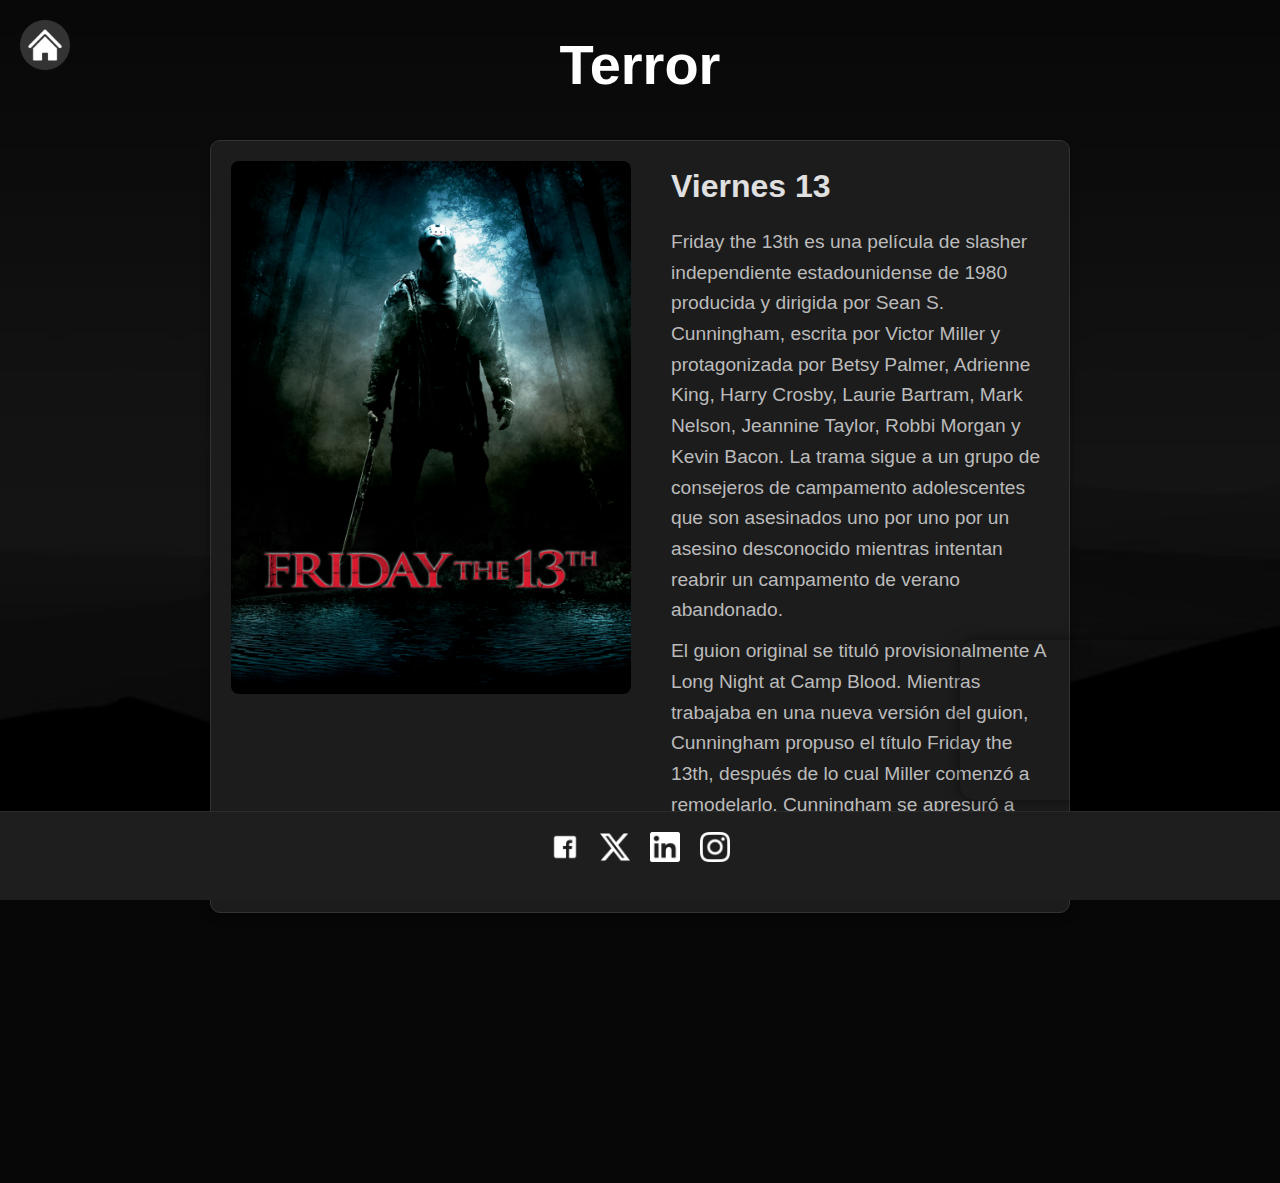
<file: html/terror.html>
<!DOCTYPE html>
<html lang="es">
<head>
    <meta charset="UTF-8">
    <meta name="viewport" content="width=device-width, initial-scale=1.0">
    <title>Mi Gusto: Terror</title>
    <link rel="stylesheet" href="../css/style.css">
</head>
<body>
    <a href="../index.html" class="home-icon">
        <img src="../imagenes/home.png" alt="Inicio">
    </a>

    <div class="hobby-detail-screen">
        <h2 class="section-title">Terror</h2>

        <div class="detail-container">
            <img src="../imagenes/viernes13.jpg" alt="Friday the 13th" class="detail-image">
            <div class="detail-text">
                <h3>Viernes 13</h3>
                <p>Friday the 13th es una película de slasher independiente estadounidense de 1980 producida y dirigida por Sean S. Cunningham, escrita por Victor Miller y protagonizada por Betsy Palmer, Adrienne King, Harry Crosby, Laurie Bartram, Mark Nelson, Jeannine Taylor, Robbi Morgan y Kevin Bacon. La trama sigue a un grupo de consejeros de campamento adolescentes que son asesinados uno por uno por un asesino desconocido mientras intentan reabrir un campamento de verano abandonado.</p>
                <p>El guion original se tituló provisionalmente A Long Night at Camp Blood. Mientras trabajaba en una nueva versión del guion, Cunningham propuso el título Friday the 13th, después de lo cual Miller comenzó a remodelarlo. Cunningham se apresuró a colocar un anuncio en Variety usando el título de Friday the 13th.</p>
            </div>
        </div>
    </div>
    
    <div id="music-player">
        <iframe style="border-radius:12px" src="https://open.spotify.com/embed/playlist/4kvhtIzCv91opkSDsKzIdb" width="100%" height="152" frameBorder="0" allowfullscreen="" allow="autoplay; clipboard-write; encrypted-media; fullscreen; picture-in-picture" loading="lazy"></iframe>
    </div>

    <footer>
        <div class="social-icons">
            <a href="https://www.facebook.com/profile.php?id=100025576123502&locale=es_LA" target="_blank">
                <img src="../imagenes/facebook.png" alt="Facebook">
            </a>
            <a href="https://x.com/manugc316" target="_blank">
                <img src="../imagenes/x.png" alt="X">
            </a>
            <a href="https://www.linkedin.com/in/carlos-manuel-garc%C3%ADa-cruz-780b1425b/" target="_blank">
                <img src="../imagenes/linkedin.png" alt="LinkedIn">
            </a>
            <a href="https://www.instagram.com/manugc316?igsh=MWlibTQxd2I3bTNjaw==" target="_blank">
                <img src="../imagenes/instagram.png" alt="Instagram">
            </a>
        </div>
    </footer>
</body>
</html>
</file>
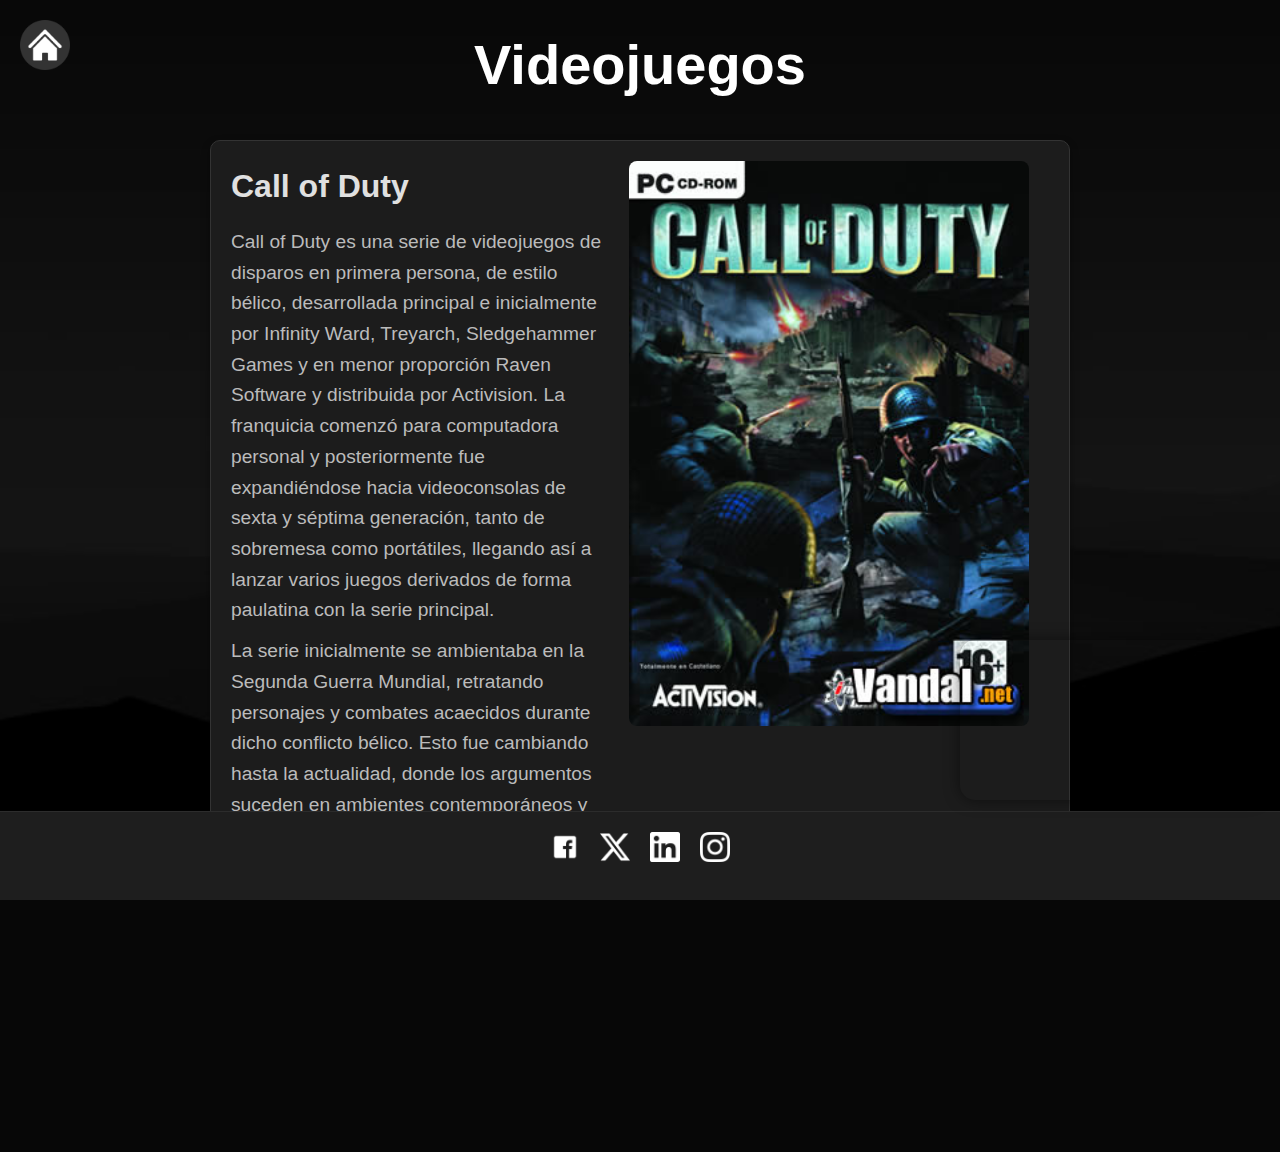
<file: html/videojuegos.html>
<!DOCTYPE html>
<html lang="es">
<head>
    <meta charset="UTF-8">
    <meta name="viewport" content="width=device-width, initial-scale=1.0">
    <title>Mi Gusto: Videojuegos</title>
    <link rel="stylesheet" href="../css/style.css">
</head>
<body>
    <a href="../index.html" class="home-icon">
        <img src="../imagenes/home.png" alt="Inicio">
    </a>

    <div class="hobby-detail-screen">
        <h2 class="section-title">Videojuegos</h2>

        <div class="detail-container" style="flex-direction: row-reverse;">
            <img src="../imagenes/cod.jpg" alt="Call of Duty" class="detail-image">
            <div class="detail-text">
                <h3>Call of Duty</h3>
                <p>Call of Duty es una serie de videojuegos de disparos en primera persona, de estilo bélico, desarrollada principal e inicialmente por Infinity Ward, Treyarch, Sledgehammer Games y en menor proporción Raven Software y distribuida por Activision. La franquicia comenzó para computadora personal y posteriormente fue expandiéndose hacia videoconsolas de sexta y séptima generación, tanto de sobremesa como portátiles, llegando así a lanzar varios juegos derivados de forma paulatina con la serie principal.</p>
                <p>La serie inicialmente se ambientaba en la Segunda Guerra Mundial, retratando personajes y combates acaecidos durante dicho conflicto bélico. Esto fue cambiando hasta la actualidad, donde los argumentos suceden en ambientes contemporáneos y ficticios.</p>
            </div>
        </div>
    </div>
    
    <div id="music-player">
        <iframe style="border-radius:12px" src="https://open.spotify.com/embed/playlist/37i9dQZF1DWVxsonK4VtRH" width="100%" height="152" frameBorder="0" allowfullscreen="" allow="autoplay; clipboard-write; encrypted-media; fullscreen; picture-in-picture" loading="lazy"></iframe>
    </div>

    <footer>
        <div class="social-icons">
            <a href="https://www.facebook.com/profile.php?id=100025576123502&locale=es_LA" target="_blank">
                <img src="../imagenes/facebook.png" alt="Facebook">
            </a>
            <a href="https://x.com/manugc316" target="_blank">
                <img src="../imagenes/x.png" alt="X">
            </a>
            <a href="https://www.linkedin.com/in/carlos-manuel-garc%C3%ADa-cruz-780b1425b/" target="_blank">
                <img src="../imagenes/linkedin.png" alt="LinkedIn">
            </a>
            <a href="https://www.instagram.com/manugc316?igsh=MWlibTQxd2I3bTNjaw==" target="_blank">
                <img src="../imagenes/instagram.png" alt="Instagram">
            </a>
        </div>
    </footer>
</body>
</html>
</file>
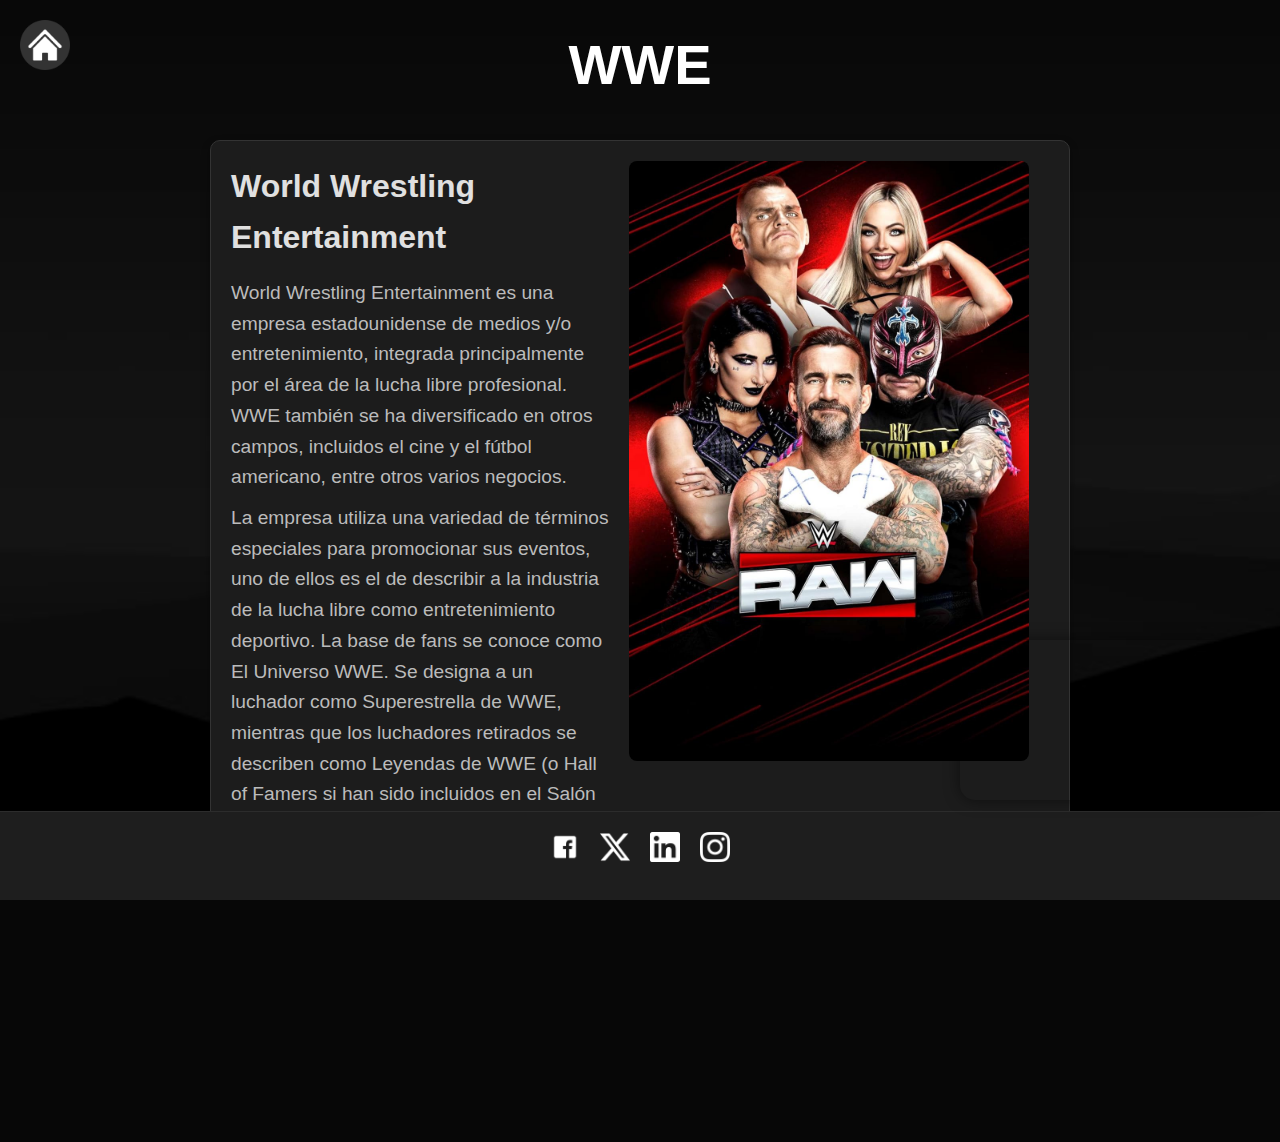
<file: html/wwe.html>
<!DOCTYPE html>
<html lang="es">
<head>
    <meta charset="UTF-8">
    <meta name="viewport" content="width=device-width, initial-scale=1.0">
    <title>Mi Gusto: WWE</title>
    <link rel="stylesheet" href="../css/style.css">
</head>
<body>
    <a href="../index.html" class="home-icon">
        <img src="../imagenes/home.png" alt="Inicio">
    </a>

    <div class="hobby-detail-screen">
        <h2 class="section-title">WWE</h2>

        <div class="detail-container" style="flex-direction: row-reverse;">
            <img src="../imagenes/raw.jpg" alt="Superestrellas de la WWE" class="detail-image">
            <div class="detail-text">
                <h3>World Wrestling Entertainment</h3>
                <p>World Wrestling Entertainment es una empresa estadounidense de medios y/o entretenimiento, integrada principalmente por el área de la lucha libre profesional. WWE también se ha diversificado en otros campos, incluidos el cine y el fútbol americano, entre otros varios negocios.</p>
                <p>La empresa utiliza una variedad de términos especiales para promocionar sus eventos, uno de ellos es el de describir a la industria de la lucha libre como entretenimiento deportivo. La base de fans se conoce como El Universo WWE. Se designa a un luchador como Superestrella de WWE, mientras que los luchadores retirados se describen como Leyendas de WWE (o Hall of Famers si han sido incluidos en el Salón de la Fama de WWE).</p>
            </div>
        </div>
    </div>
    
    <div id="music-player">
        <iframe style="border-radius:12px" src="https://open.spotify.com/embed/playlist/37i9dQZF1DZ06evO0cCmS4" width="100%" height="152" frameBorder="0" allowfullscreen="" allow="autoplay; clipboard-write; encrypted-media; fullscreen; picture-in-picture" loading="lazy"></iframe>
    </div>

    <footer>
        <div class="social-icons">
            <a href="https://www.facebook.com/profile.php?id=100025576123502&locale=es_LA" target="_blank">
                <img src="../imagenes/facebook.png" alt="Facebook">
            </a>
            <a href="https://x.com/manugc316" target="_blank">
                <img src="../imagenes/x.png" alt="X">
            </a>
            <a href="https://www.linkedin.com/in/carlos-manuel-garc%C3%ADa-cruz-780b1425b/" target="_blank">
                <img src="../imagenes/linkedin.png" alt="LinkedIn">
            </a>
            <a href="https://www.instagram.com/manugc316?igsh=MWlibTQxd2I3bTNjaw==" target="_blank">
                <img src="../imagenes/instagram.png" alt="Instagram">
            </a>
        </div>
    </footer>
</body>
</html>
</file>
<file: css/style.css>
* {
    margin: 0;
    padding: 0;
    box-sizing: border-box;
}

body {
    font-family: 'Arial', sans-serif;
    background: #121212;
    color: #e0e0e0;
    line-height: 1.6;
    min-height: 100vh;
    padding-bottom: 250px;
    background-image: url('../imagenes/background.jpg');
    background-size: cover;
    background-position: center;
    background-attachment: fixed;
    background-repeat: no-repeat;
    position: relative;
}

body::before {
    content: "";
    position: absolute;
    top: 0;
    left: 0;
    width: 100%;
    height: 100%;
    background-color: rgba(0, 0, 0, 0.6);
    z-index: -1;
}

.screen {
    top: 0;
    left: 0;
    transition: opacity 0.5s ease-in-out;
    display: flex;
    flex-direction: column;
    justify-content: flex-start;
    align-items: center;
    text-align: center;
    padding-bottom: 20px;
}

#intro-screen {
    width: 100vw;
    height: 100vh;
    position: fixed;
    z-index: 99;
    justify-content: center;
}

.scroll-container {
    padding: 0 50px;
    margin-top: 20px;
    flex-grow: 1;
    display: flex;
    flex-direction: column;
    justify-content: center;
    align-items: center;
}

.top-aligned {
    justify-content: flex-start;
    padding-top: 10px;
    min-height: auto;
}

.visible {
    display: flex;
    opacity: 1;
    z-index: 100;
}

.hidden {
    display: none;
    opacity: 0;
    z-index: 1;
    position: fixed;
    width: 100vw;
    height: 100vh;
}

#intro-screen .main-content {
    min-height: 100vh;
    display: flex;
    flex-direction: column;
    justify-content: center;
    align-items: center;
}

header h1 {
    font-size: 3em;
    margin-bottom: 5px;
    color: #ffffff;
}

header p {
    font-size: 1.5em;
    color: #bbbbbb;
    margin-bottom: 40px;
}

.buttons {
    margin-bottom: 40px;
}

.btn {
    display: inline-block;
    background-color: #2a2a2a;
    border: none;
    padding: 15px 30px;
    margin: 0 10px;
    cursor: pointer;
    border-radius: 30px;
    color: #ffffff;
    font-weight: bold;
    text-decoration: none;
    transition: all 0.3s ease;
    box-shadow: 0 0 5px rgba(0, 0, 0, 0.5);
}

.btn:hover {
    background-color: #3a3a3a;
    transform: scale(1.05);
    box-shadow: 0 0 10px rgba(0, 0, 0, 0.6);
}

.section-title {
    font-size: 3.5em;
    text-align: center;
    margin-bottom: 10px;
    color: #ffffff;
}

.content-container {
    text-align: center;
    transition: opacity 0.5s ease;
    animation: fadeIn 0.6s ease-in-out;
}

.about-me-content {
    display: flex;
    flex-wrap: wrap;
    align-items: flex-start;
    justify-content: center;
    gap: 40px;
}

.about-me-text {
    flex: 2;
    text-align: justify;
    font-size: 1.5em;
}

.tech-card {
    background-color: rgba(28, 28, 28, 0.7);
    border: 1px solid #333;
    border-radius: 10px;
    padding: 20px;
    box-shadow: 0 4px 8px rgba(0, 0, 0, 0.4);
    margin-top: 20px;
}

.about-me-text p {
    margin-bottom: 10px;
}

.about-me-text h3,
.about-me-text ul,
.about-me-text li {
    font-size: inherit;
}

.about-me-text ul.language-list {
    list-style: none;
    text-align: left;
    margin-top: 10px;
}

.about-me-text ul.language-list li {
    display: flex;
    align-items: center;
    margin-bottom: 10px;
}

.about-me-text ul.language-list li img {
    height: 1.2em;
    margin-right: 10px;
    vertical-align: middle;
}

.about-me-image {
    flex: 1;
    text-align: center;
    margin-top: -70px;
}

.about-me-image img {
    width: 100%;
    height: auto;
    display: block;
    transform: scale(1.0);
}

.projects-grid {
    display: grid;
    grid-template-columns: repeat(auto-fit, minmax(300px, 1fr));
    gap: 20px;
    margin-top: 40px;
}

.project-card {
    background-color: #1c1c1c;
    border: 1px solid #333;
    border-radius: 10px;
    padding: 20px;
    box-shadow: 0 4px 8px rgba(0, 0, 0, 0.4);
    display: flex;
    flex-direction: column;
    text-align: left;
    transition: transform 0.3s ease;
}

.project-card:hover {
    transform: translateY(-5px);
}

.project-card h3 {
    font-size: 1.5em;
    margin-bottom: 10px;
}

.project-card p {
    font-size: 1em;
    text-align: left;
    color: #bbb;
    margin-top: auto;
}

.code-btn {
    display: flex;
    align-items: center;
    justify-content: center;
    background-color: #e0c800;
    color: #000;
    padding: 8px 15px;
    border-radius: 5px;
    text-decoration: none;
    font-weight: bold;
    width: fit-content;
    margin-bottom: 10px;
}

.code-btn img {
    height: 1.2em;
    margin-right: 8px;
}


.home-icon {
    position: fixed;
    top: 20px;
    left: 20px;
    z-index: 1001;
    display: block;
    width: 50px;
    height: auto;
    text-decoration: none;
    transition: opacity 0.3s ease;
}

.home-icon img {
    width: 100%;
    height: auto;
    display: block;
}

.home-icon:hover {
    opacity: 0.7;
}

.hidden-icon {
    display: none;
}

.hobbies-grid {
    display: grid;
    grid-template-columns: repeat(auto-fit, minmax(300px, 1fr));
    gap: 20px;
    margin-top: 40px;
}

.hobby-card {
    background-color: #1c1c1c;
    border: 1px solid #333;
    border-radius: 10px;
    padding: 20px;
    box-shadow: 0 4px 8px rgba(0, 0, 0, 0.4);
    display: flex;
    flex-direction: column;
    text-align: left;
    transition: transform 0.3s ease;
    text-decoration: none;
    color: inherit;
}

.hobby-card:hover {
    transform: translateY(-5px);
}

.hobby-image {
    width: 300px;
    height: 200px;
    object-fit: cover;
    border-radius: 8px;
    margin-bottom: 15px;
    align-self: center;
}

.hobby-text h3 {
    font-size: 1.5em;
    margin-bottom: 10px;
}

.hobby-text p {
    font-size: 1em;
    text-align: left;
    color: #bbb;
}

.favorite-item {
    font-style: italic;
    color: #e0c800;
    font-weight: bold;
    margin-top: 5px;
}

#music-player {
    position: fixed;
    bottom: 100px;
    right: 20px;
    z-index: 1000;
    box-shadow: 0 0 15px rgba(0, 0, 0, 0.5);
    border-radius: 15px;
    overflow: hidden;
    max-width: 300px;
    width: 90%;
}

footer {
    text-align: center;
    padding: 20px;
    background: #1e1e1e;
    border-top: 1px solid #2c2c2c;
    position: fixed;
    bottom: 0;
    left: 0;
    width: 100%;
    color: #bbbbbb;
    display: flex;
    flex-direction: column;
    align-items: center;
    z-index: 100;
}

.social-icons {
    display: flex;
    gap: 20px;
    margin-bottom: 10px;
}

.social-icons img {
    width: 30px;
    height: auto;
    transition: transform 0.3s ease, filter 0.3s ease;
}

.social-icons a:hover img {
    transform: scale(1.1);
    filter: brightness(1.2);
}

@keyframes fadeIn {
    from {
        opacity: 0;
        transform: translateY(20px);
    }
    to {
        opacity: 1;
        transform: translateY(0);
    }
}

.hobby-detail-screen {
    padding: 20px;
    display: flex;
    flex-direction: column;
    align-items: center;
    max-width: 900px;
    margin: 0 auto;
    text-align: center;
    animation: fadeIn 0.6s ease-in-out;
}

.detail-container {
    display: flex;
    flex-direction: column;
    gap: 20px;
    margin-top: 20px;
    background-color: #1c1c1c;
    border: 1px solid #333;
    border-radius: 10px;
    padding: 20px;
    box-shadow: 0 4px 8px rgba(0, 0, 0, 0.4);
    width: 100%;
    text-align: left;
}

.detail-image {
    width: 100%;
    height: auto;
    object-fit: cover;
    border-radius: 8px;
    margin-bottom: 15px;
}

.detail-text h3 {
    font-size: 2em;
    margin-bottom: 15px;
}

.detail-text p {
    font-size: 1.2em;
    margin-bottom: 10px;
    color: #bbb;
}

@media (min-width: 768px) {
    .detail-container {
        flex-direction: row;
        text-align: left;
        align-items: flex-start;
    }
    
    .detail-image {
        width: 50%;
        max-width: 400px;
        margin-right: 20px;
    }
    
    .detail-text {
        flex: 1;
    }
}
</file>
